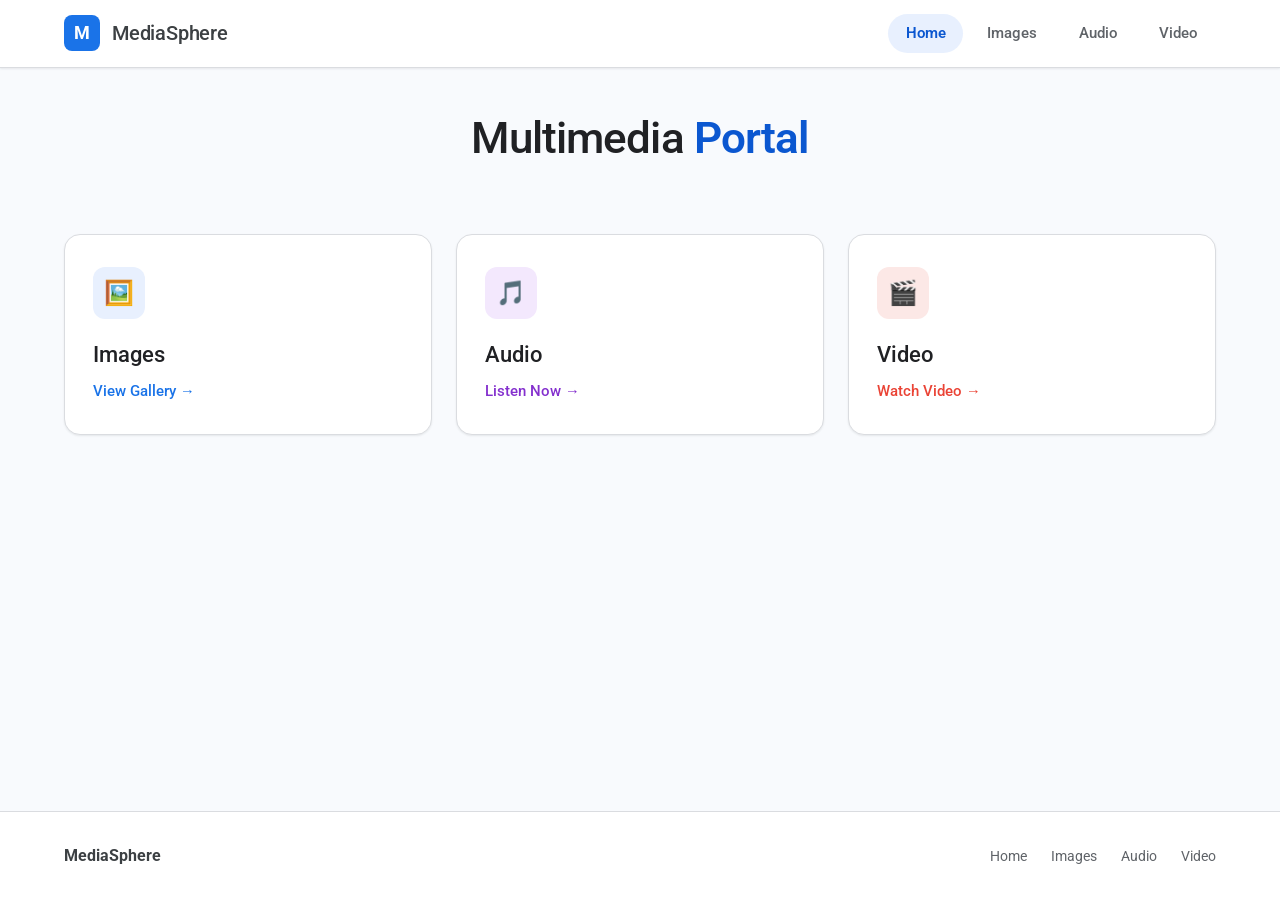
<file: index.html>
<!DOCTYPE html>
<html lang="en">
<head>
  <meta charset="UTF-8">
  <meta name="viewport" content="width=device-width, initial-scale=1.0">
  <title>Multimedia Hub</title>
  <link rel="stylesheet" href="style.css">
</head>
<body>

  <!-- Navigation Header -->
  <header class="site-header">
    <div class="container">
      <a href="index.html" class="brand-logo">
        <div class="brand-icon">M</div>
        <span>MediaSphere</span>
      </a>

      <button class="mobile-toggle" aria-label="Toggle menu">☰</button>

      <ul class="nav-links">
        <li><a href="index.html" class="nav-link active">Home</a></li>
        <li><a href="images.html" class="nav-link">Images</a></li>
        <li><a href="audio.html" class="nav-link">Audio</a></li>
        <li><a href="video.html" class="nav-link">Video</a></li>
      </ul>
    </div>
  </header>

  <!-- Main Content -->
  <main>
    <div class="container">
      <section class="page-hero">
        <h1 class="page-title">Multimedia <span class="gradient-text">Portal</span></h1>
      </section>

      <!-- Three Media Gateways -->
      <section class="feature-showcase-grid">
        <a href="images.html" class="portal-card card-images">
          <div class="portal-icon">🖼️</div>
          <h3>Images</h3>
          <div class="portal-cta">View Gallery &rarr;</div>
        </a>

        <a href="audio.html" class="portal-card card-audio">
          <div class="portal-icon">🎵</div>
          <h3>Audio</h3>
          <div class="portal-cta">Listen Now &rarr;</div>
        </a>

        <a href="video.html" class="portal-card card-video">
          <div class="portal-icon">🎬</div>
          <h3>Video</h3>
          <div class="portal-cta">Watch Video &rarr;</div>
        </a>
      </section>
    </div>
  </main>

  <!-- Footer -->
  <footer class="site-footer">
    <div class="container footer-content">
      <div class="footer-brand">
        <strong>MediaSphere</strong>
      </div>
      <ul class="footer-nav">
        <li><a href="index.html">Home</a></li>
        <li><a href="images.html">Images</a></li>
        <li><a href="audio.html">Audio</a></li>
        <li><a href="video.html">Video</a></li>
      </ul>
    </div>
  </footer>

  <script src="script.js"></script>
 </body>
</html>
</file>
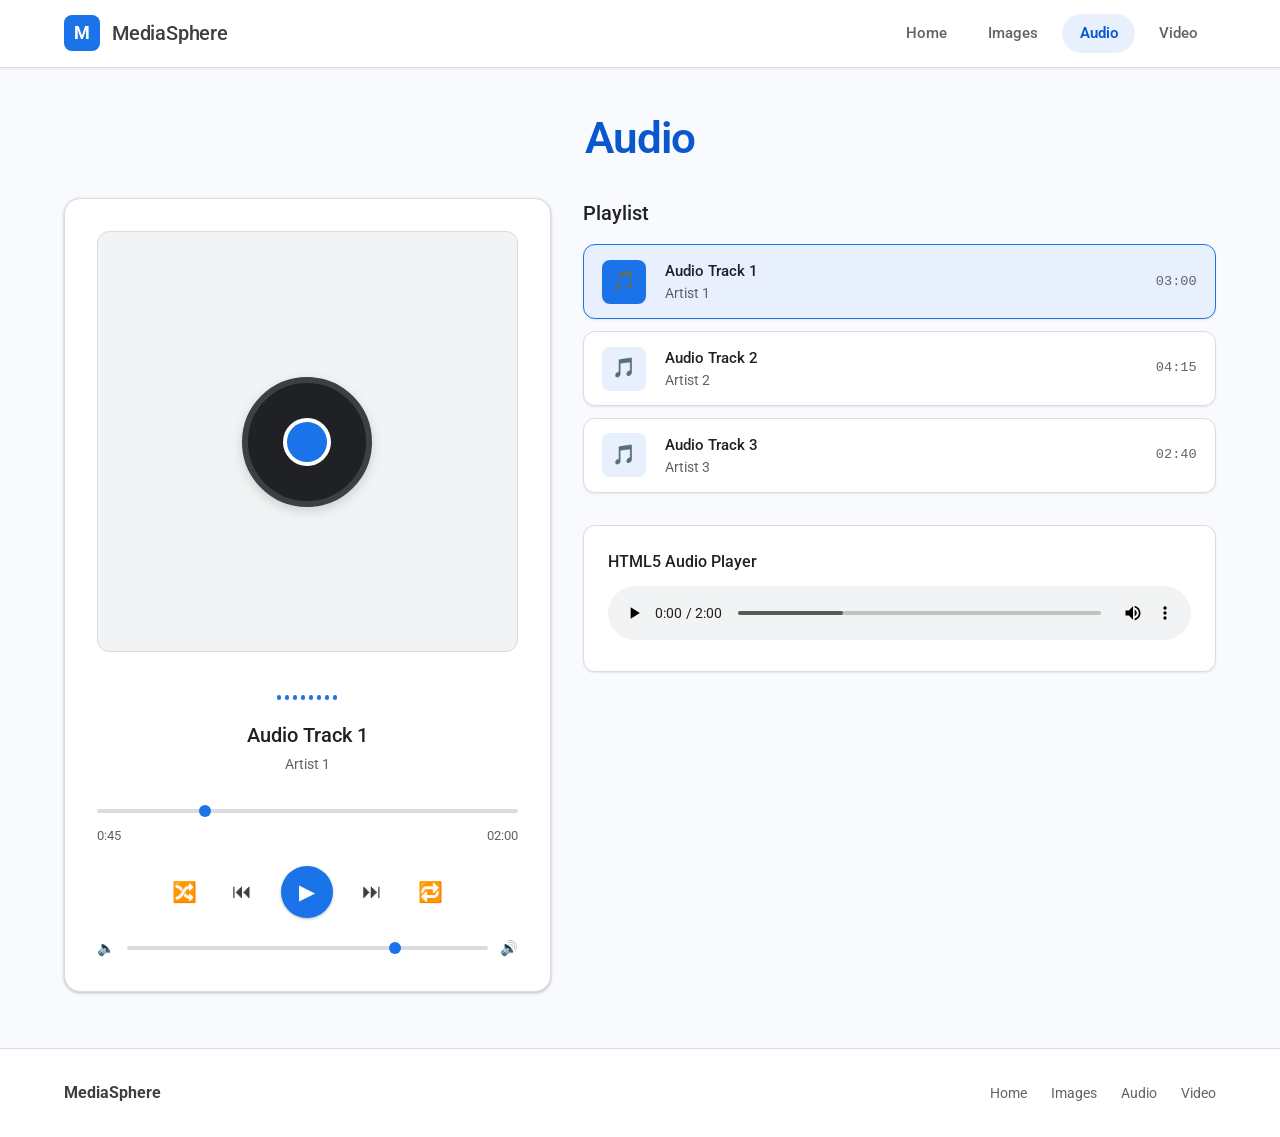
<file: audio.html>
<!DOCTYPE html>
<html lang="en">
<head>
  <meta charset="UTF-8">
  <meta name="viewport" content="width=device-width, initial-scale=1.0">
  <title>Audio</title>
  <link rel="stylesheet" href="style.css">
</head>
<body>

  <!-- Navigation Header -->
  <header class="site-header">
    <div class="container">
      <a href="index.html" class="brand-logo">
        <div class="brand-icon">M</div>
        <span>MediaSphere</span>
      </a>

      <button class="mobile-toggle" aria-label="Toggle menu">☰</button>

      <ul class="nav-links">
        <li><a href="index.html" class="nav-link">Home</a></li>
        <li><a href="images.html" class="nav-link">Images</a></li>
        <li><a href="audio.html" class="nav-link active">Audio</a></li>
        <li><a href="video.html" class="nav-link">Video</a></li>
      </ul>
    </div>
  </header>

  <!-- Main Content -->
  <main>
    <div class="container">
      <section class="page-hero">
        <h1 class="page-title"><span class="gradient-text">Audio</span></h1>
      </section>

      <!-- 2-Column Audio Layout -->
      <section class="audio-stage-grid">

        <!-- Column 1: Audio Player -->
        <div class="featured-player-card">
          <div class="player-artwork-box">
            <div class="disk-graphic">
              <div class="disk-center"></div>
            </div>
          </div>

          <!-- Equalizer Simulation -->
          <div class="equalizer-bars">
            <div class="eq-bar"></div>
            <div class="eq-bar"></div>
            <div class="eq-bar"></div>
            <div class="eq-bar"></div>
            <div class="eq-bar"></div>
            <div class="eq-bar"></div>
            <div class="eq-bar"></div>
            <div class="eq-bar"></div>
          </div>

          <!-- Track Info -->
          <div class="track-info-header">
            <h3 class="featured-track-title">Audio Track 1</h3>
            <p class="featured-track-artist">Artist 1</p>
          </div>

          <!-- Timeline -->
          <div class="progress-container">
            <input type="range" class="timeline-slider" min="0" max="100" value="25" aria-label="Audio scrubber">
            <div class="time-row">
              <span class="current-time">0:45</span>
              <span class="total-time">03:00</span>
            </div>
          </div>

          <!-- Controls -->
          <div class="player-controls-row">
            <button class="ctrl-btn" type="button">🔀</button>
            <button class="ctrl-btn" type="button">⏮</button>
            <button class="ctrl-btn play-pause-btn" id="mainAudioPlayPause" type="button">▶</button>
            <button class="ctrl-btn" type="button">⏭</button>
            <button class="ctrl-btn" type="button">🔁</button>
          </div>

          <!-- Volume -->
          <div class="volume-row">
            <span>🔈</span>
            <input type="range" class="volume-slider" min="0" max="100" value="75" aria-label="Volume">
            <span>🔊</span>
          </div>
        </div>

        <!-- Column 2: Playlist & Native Audio -->
        <div class="playlist-column">
          <div class="playlist-header">
            <h3>Playlist</h3>
          </div>

          <div class="playlist-list">
            <div class="track-card active-track">
              <div class="track-card-thumb">🎵</div>
              <div class="track-card-meta">
                <div class="track-card-title">Audio Track 1</div>
                <div class="track-card-artist">Artist 1</div>
              </div>
              <span class="track-duration" style="font-family: monospace; font-size: 0.85rem; color: var(--text-muted);">03:00</span>
            </div>

            <div class="track-card">
              <div class="track-card-thumb">🎵</div>
              <div class="track-card-meta">
                <div class="track-card-title">Audio Track 2</div>
                <div class="track-card-artist">Artist 2</div>
              </div>
              <span class="track-duration" style="font-family: monospace; font-size: 0.85rem; color: var(--text-muted);">04:15</span>
            </div>

            <div class="track-card">
              <div class="track-card-thumb">🎵</div>
              <div class="track-card-meta">
                <div class="track-card-title">Audio Track 3</div>
                <div class="track-card-artist">Artist 3</div>
              </div>
              <span class="track-duration" style="font-family: monospace; font-size: 0.85rem; color: var(--text-muted);">02:40</span>
            </div>
          </div>

          <!-- Native Audio Tag -->
          <div class="native-audio-wrapper">
            <h4>HTML5 Audio Player</h4>
            <audio controls preload="metadata">
              <source src="#" type="audio/mpeg">
              Your browser does not support the audio element.
            </audio>
          </div>
        </div>

      </section>
    </div>
  </main>

  <!-- Footer -->
  <footer class="site-footer">
    <div class="container footer-content">
      <div class="footer-brand">
        <strong>MediaSphere</strong>
      </div>
      <ul class="footer-nav">
        <li><a href="index.html">Home</a></li>
        <li><a href="images.html">Images</a></li>
        <li><a href="audio.html">Audio</a></li>
        <li><a href="video.html">Video</a></li>
      </ul>
    </div>
  </footer>

  <script src="script.js"></script>
</body>
</html>
</file>
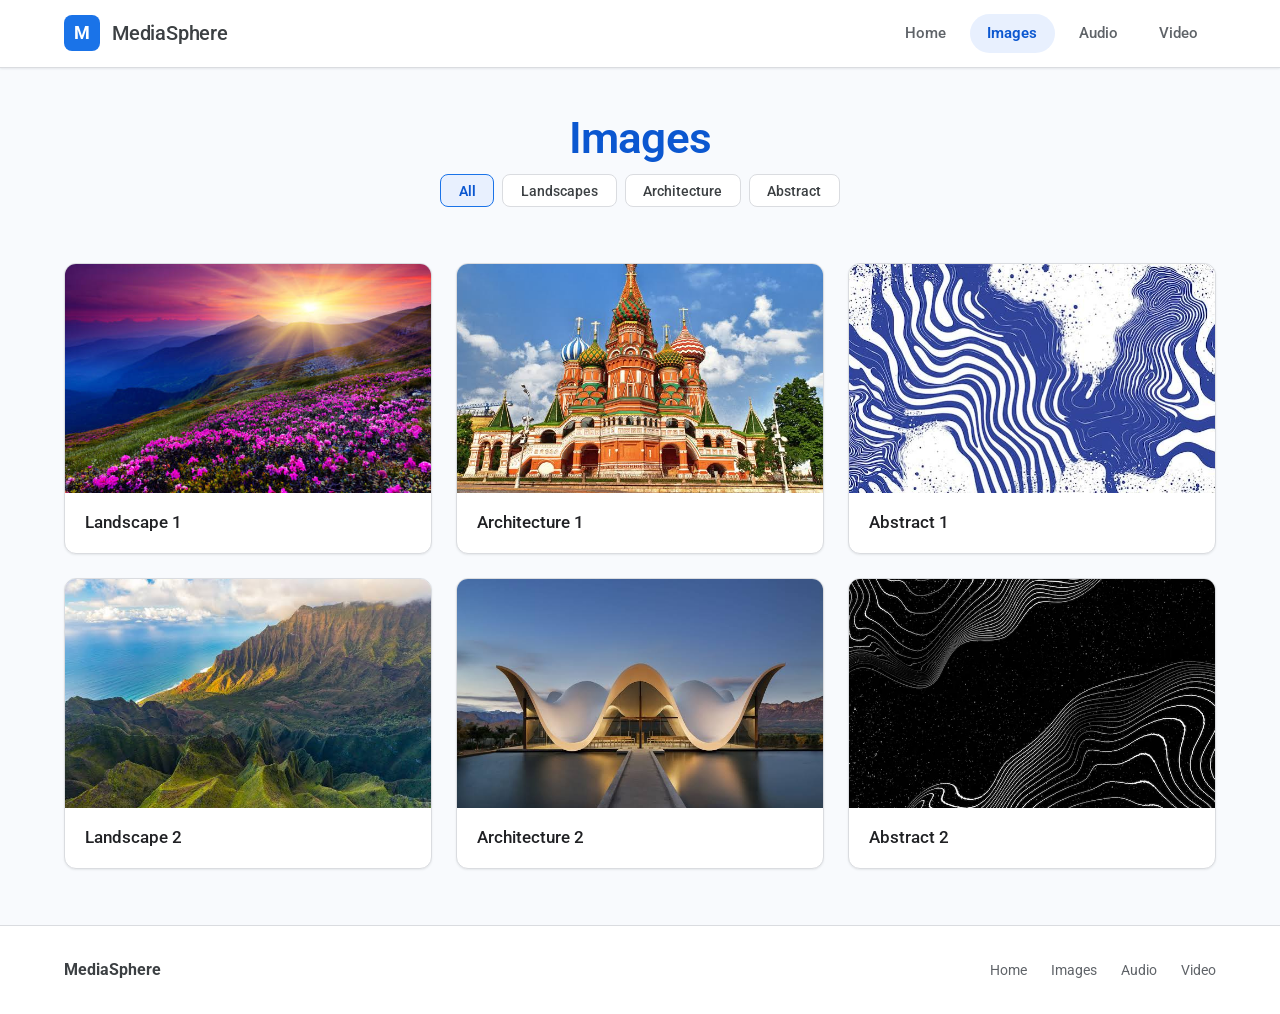
<file: images.html>
<!DOCTYPE html>
<html lang="en">
<head>
  <meta charset="UTF-8">
  <meta name="viewport" content="width=device-width, initial-scale=1.0">
  <title>Images</title>
  <link rel="stylesheet" href="style.css">
</head>
<body>

  <!-- Navigation Header -->
  <header class="site-header">
    <div class="container">
      <a href="index.html" class="brand-logo">
        <div class="brand-icon">M</div>
        <span>MediaSphere</span>
      </a>

      <button class="mobile-toggle" aria-label="Toggle menu">☰</button>

      <ul class="nav-links">
        <li><a href="index.html" class="nav-link">Home</a></li>
        <li><a href="images.html" class="nav-link active">Images</a></li>
        <li><a href="audio.html" class="nav-link">Audio</a></li>
        <li><a href="video.html" class="nav-link">Video</a></li>
      </ul>
    </div>
  </header>

  <!-- Main Content -->
  <main>
    <div class="container">
      <section class="page-hero">
        <h1 class="page-title"><span class="gradient-text">Images</span></h1>
        
        <div class="gallery-filters">
          <button class="filter-btn active" data-filter="all">All</button>
          <button class="filter-btn" data-filter="landscape">Landscapes</button>
          <button class="filter-btn" data-filter="architecture">Architecture</button>
          <button class="filter-btn" data-filter="abstract">Abstract</button>
        </div>
      </section>

      <!-- Image Gallery Grid -->
      <section class="gallery-grid">

        <!-- Image 1 -->
        <article class="gallery-card" data-category="landscape">
          <div class="gallery-media-wrapper">
            <div class="image-placeholder-box">
              <svg class="icon-placeholder" viewBox="0 0 24 24" stroke-linecap="round" stroke-linejoin="round">
                <rect x="3" y="3" width="18" height="18" rx="2" ry="2"/>
                <circle cx="8.5" cy="8.5" r="1.5"/>
                <polyline points="21 15 16 10 5 21"/>
              </svg>
              <span>Image Placeholder</span>
            </div>
            <div class="gallery-overlay">
              <button class="overlay-btn open-lightbox-btn" type="button">View</button>
            </div>
          </div>
          <div class="gallery-card-content">
            <h3 class="card-title">Landscape 1</h3>
          </div>
        </article>

        <!-- Image 2 -->
        <article class="gallery-card" data-category="architecture">
          <div class="gallery-media-wrapper">
            <div class="image-placeholder-box">
              <svg class="icon-placeholder" viewBox="0 0 24 24" stroke-linecap="round" stroke-linejoin="round">
                <rect x="3" y="3" width="18" height="18" rx="2" ry="2"/>
                <circle cx="8.5" cy="8.5" r="1.5"/>
                <polyline points="21 15 16 10 5 21"/>
              </svg>
              <span>Image Placeholder</span>
            </div>
            <div class="gallery-overlay">
              <button class="overlay-btn open-lightbox-btn" type="button">View</button>
            </div>
          </div>
          <div class="gallery-card-content">
            <h3 class="card-title">Architecture 1</h3>
          </div>
        </article>

        <!-- Image 3 -->
        <article class="gallery-card" data-category="abstract">
          <div class="gallery-media-wrapper">
            <div class="image-placeholder-box">
              <svg class="icon-placeholder" viewBox="0 0 24 24" stroke-linecap="round" stroke-linejoin="round">
                <rect x="3" y="3" width="18" height="18" rx="2" ry="2"/>
                <circle cx="8.5" cy="8.5" r="1.5"/>
                <polyline points="21 15 16 10 5 21"/>
              </svg>
              <span>Image Placeholder</span>
            </div>
            <div class="gallery-overlay">
              <button class="overlay-btn open-lightbox-btn" type="button">View</button>
            </div>
          </div>
          <div class="gallery-card-content">
            <h3 class="card-title">Abstract 1</h3>
          </div>
        </article>

        <!-- Image 4 -->
        <article class="gallery-card" data-category="landscape">
          <div class="gallery-media-wrapper">
            <div class="image-placeholder-box">
              <svg class="icon-placeholder" viewBox="0 0 24 24" stroke-linecap="round" stroke-linejoin="round">
                <rect x="3" y="3" width="18" height="18" rx="2" ry="2"/>
                <circle cx="8.5" cy="8.5" r="1.5"/>
                <polyline points="21 15 16 10 5 21"/>
              </svg>
              <span>Image Placeholder</span>
            </div>
            <div class="gallery-overlay">
              <button class="overlay-btn open-lightbox-btn" type="button">View</button>
            </div>
          </div>
          <div class="gallery-card-content">
            <h3 class="card-title">Landscape 2</h3>
          </div>
        </article>

        <!-- Image 5 -->
        <article class="gallery-card" data-category="architecture">
          <div class="gallery-media-wrapper">
            <div class="image-placeholder-box">
              <svg class="icon-placeholder" viewBox="0 0 24 24" stroke-linecap="round" stroke-linejoin="round">
                <rect x="3" y="3" width="18" height="18" rx="2" ry="2"/>
                <circle cx="8.5" cy="8.5" r="1.5"/>
                <polyline points="21 15 16 10 5 21"/>
              </svg>
              <span>Image Placeholder</span>
            </div>
            <div class="gallery-overlay">
              <button class="overlay-btn open-lightbox-btn" type="button">View</button>
            </div>
          </div>
          <div class="gallery-card-content">
            <h3 class="card-title">Architecture 2</h3>
          </div>
        </article>

        <!-- Image 6 -->
        <article class="gallery-card" data-category="abstract">
          <div class="gallery-media-wrapper">
            <div class="image-placeholder-box">
              <svg class="icon-placeholder" viewBox="0 0 24 24" stroke-linecap="round" stroke-linejoin="round">
                <rect x="3" y="3" width="18" height="18" rx="2" ry="2"/>
                <circle cx="8.5" cy="8.5" r="1.5"/>
                <polyline points="21 15 16 10 5 21"/>
              </svg>
              <span>Image Placeholder</span>
            </div>
            <div class="gallery-overlay">
              <button class="overlay-btn open-lightbox-btn" type="button">View</button>
            </div>
          </div>
          <div class="gallery-card-content">
            <h3 class="card-title">Abstract 2</h3>
          </div>
        </article>

      </section>
    </div>
  </main>

  <!-- Lightbox Modal -->
  <div class="lightbox-modal" id="imageLightbox">
    <div class="lightbox-content">
      <button class="lightbox-close">&times;</button>
      <div class="lightbox-preview-area">
        <svg class="icon-placeholder" style="width: 64px; height: 64px;" viewBox="0 0 24 24" stroke-linecap="round" stroke-linejoin="round">
          <rect x="3" y="3" width="18" height="18" rx="2" ry="2"/>
          <circle cx="8.5" cy="8.5" r="1.5"/>
          <polyline points="21 15 16 10 5 21"/>
        </svg>
        <span style="margin-top: 0.5rem; color: var(--text-muted);">Preview Placeholder</span>
      </div>
      <div class="lightbox-body">
        <h3 id="lightboxTitle">Image</h3>
      </div>
    </div>
  </div>

  <!-- Footer -->
  <footer class="site-footer">
    <div class="container footer-content">
      <div class="footer-brand">
        <strong>MediaSphere</strong>
      </div>
      <ul class="footer-nav">
        <li><a href="index.html">Home</a></li>
        <li><a href="images.html">Images</a></li>
        <li><a href="audio.html">Audio</a></li>
        <li><a href="video.html">Video</a></li>
      </ul>
    </div>
  </footer>

  <script src="script.js"></script>
</body>
</html>
</file>
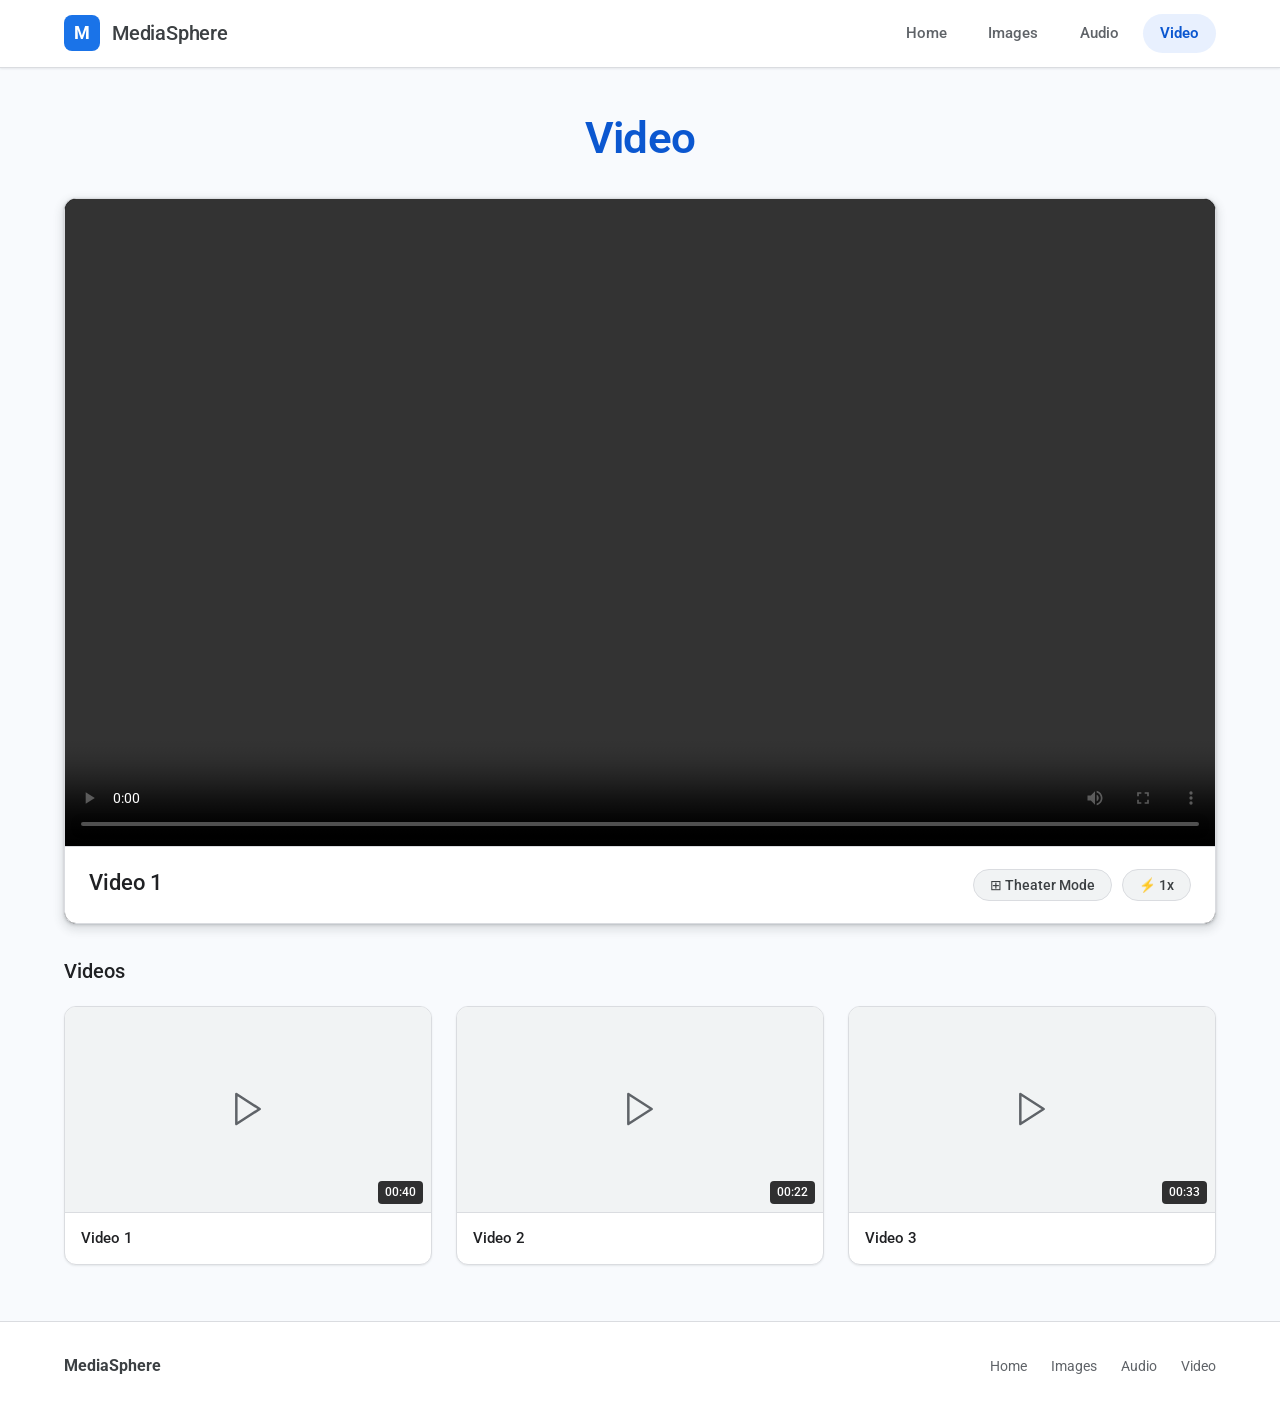
<file: video.html>
<!DOCTYPE html>
<html lang="en">
<head>
  <meta charset="UTF-8">
  <meta name="viewport" content="width=device-width, initial-scale=1.0">
  <title>Video</title>
  <link rel="stylesheet" href="style.css">
  <style>
    .theater-main-stage.theater-wide {
      grid-column: 1 / -1;
      border-color: #ea4335;
    }
  </style>
</head>
<body>

  <!-- Navigation Header -->
  <header class="site-header">
    <div class="container">
      <a href="index.html" class="brand-logo">
        <div class="brand-icon">M</div>
        <span>MediaSphere</span>
      </a>

      <button class="mobile-toggle" aria-label="Toggle menu">☰</button>

      <ul class="nav-links">
        <li><a href="index.html" class="nav-link">Home</a></li>
        <li><a href="images.html" class="nav-link">Images</a></li>
        <li><a href="audio.html" class="nav-link">Audio</a></li>
        <li><a href="video.html" class="nav-link active">Video</a></li>
      </ul>
    </div>
  </header>

  <!-- Main Content -->
  <main>
    <div class="container">
      <section class="page-hero">
        <h1 class="page-title"><span class="gradient-text">Video</span></h1>
      </section>

      <!-- Video Stage Section -->
      <section class="theater-container">
        <div class="theater-main-stage">
          
          <!-- 16:9 Video Canvas -->
          <div class="video-container">
            <div class="video-element-placeholder">
              <button class="video-play-huge-btn" type="button" aria-label="Play">▶</button>
              <h3 style="font-family: var(--font-heading); color: #fff;">Video Player Placeholder</h3>
            </div>
          </div>

          <!-- Video Control Bar -->
          <div class="video-meta-bar">
            <div class="video-headline">
              <h2 id="mainVideoTitle">Video 1</h2>
            </div>

            <div class="video-actions">
              <button class="btn-pill" id="btnTheaterMode" type="button">⊞ Theater Mode</button>
              <button class="btn-pill" id="btnPlaybackSpeed" type="button">⚡ 1x</button>
            </div>
          </div>
        </div>

        <!-- Video Queue Grid -->
        <div>
          <h3 class="video-section-title">Videos</h3>

          <div class="video-grid">
            <article class="video-card">
              <div class="video-thumb-box">
                <svg class="icon-placeholder" style="width: 40px; height: 40px;" viewBox="0 0 24 24" stroke-linecap="round" stroke-linejoin="round">
                  <polygon points="5 3 19 12 5 21 5 3"/>
                </svg>
                <span class="video-duration-badge">00:40</span>
              </div>
              <div class="video-card-body">
                <h4 class="video-card-title">Video 1</h4>
              </div>
            </article>

            <article class="video-card">
              <div class="video-thumb-box">
                <svg class="icon-placeholder" style="width: 40px; height: 40px;" viewBox="0 0 24 24" stroke-linecap="round" stroke-linejoin="round">
                  <polygon points="5 3 19 12 5 21 5 3"/>
                </svg>
                <span class="video-duration-badge">00:22</span>
              </div>
              <div class="video-card-body">
                <h4 class="video-card-title">Video 2</h4>
              </div>
            </article>

            <article class="video-card">
              <div class="video-thumb-box">
                <svg class="icon-placeholder" style="width: 40px; height: 40px;" viewBox="0 0 24 24" stroke-linecap="round" stroke-linejoin="round">
                  <polygon points="5 3 19 12 5 21 5 3"/>
                </svg>
                <span class="video-duration-badge">00:33</span>
              </div>
              <div class="video-card-body">
                <h4 class="video-card-title">Video 3</h4>
              </div>
            </article>
          </div>
        </div>

      </section>
    </div>
  </main>

  <!-- Footer -->
  <footer class="site-footer">
    <div class="container footer-content">
      <div class="footer-brand">
        <strong>MediaSphere</strong>
      </div>
      <ul class="footer-nav">
        <li><a href="index.html">Home</a></li>
        <li><a href="images.html">Images</a></li>
        <li><a href="audio.html">Audio</a></li>
        <li><a href="video.html">Video</a></li>
      </ul>
    </div>
  </footer>

  <script src="script.js"></script>
</body>
</html>
</file>
<file: style.css>
/* ==========================================================================
   Multimedia Web Experience - Google Material Inspired Design System
   Clean, human-crafted, accessible, and intuitive UI
   ========================================================================== */

@import url('https://fonts.googleapis.com/css2?family=Roboto:wght@300;400;500;700&family=Google+Sans:wght@400;500;700&display=swap');

:root {
  /* Google Material Palette */
  --google-blue: #1a73e8;
  --google-blue-hover: #1557b0;
  --google-blue-container: #e8f0fe;
  --google-blue-dark: #0b57d0;
  --google-red: #ea4335;
  --google-red-container: #fce8e6;
  --google-yellow: #fbbc04;
  --google-green: #34a853;
  --google-green-container: #e6f4ea;
  --google-purple: #9334e8;
  --google-purple-container: #f3e8fd;

  /* Surfaces & Backgrounds */
  --bg-primary: #f8fafd;
  --bg-surface: #ffffff;
  --bg-secondary: #ffffff;
  --bg-card: #ffffff;
  --bg-card-hover: #f1f5fb;
  --bg-subtle: #f1f3f4;
  --bg-glass: #f8f9fa;
  --bg-glass-strong: #e8eaed;

  /* Borders & Dividers */
  --border-subtle: #dadce0;
  --border-hover: #bdc1c6;
  --border-focus: #1a73e8;

  /* Text Colors */
  --text-main: #202124;
  --text-secondary: #3c4043;
  --text-muted: #5f6368;
  --text-dim: #80868b;
  --text-inverse: #ffffff;

  /* Brand Accents */
  --accent-primary: #1a73e8;
  --accent-secondary: #0b57d0;
  --accent-gradient: #1a73e8;
  --color-image: #1a73e8;
  --color-audio: #8430ce;
  --color-video: #ea4335;

  /* Typography */
  --font-heading: 'Google Sans', 'Roboto', -apple-system, BlinkMacSystemFont, 'Segoe UI', Arial, sans-serif;
  --font-body: 'Roboto', -apple-system, BlinkMacSystemFont, 'Segoe UI', Arial, sans-serif;

  /* Spacing & Layout */
  --container-max: 1200px;
  --header-height: 68px;
  --radius-xs: 4px;
  --radius-sm: 8px;
  --radius-md: 12px;
  --radius-lg: 16px;
  --radius-xl: 24px;
  --radius-full: 9999px;

  /* Elevation Shadows (Material Design standard) */
  --shadow-xs: 0 1px 2px 0 rgba(60, 64, 67, 0.1);
  --shadow-sm: 0 1px 2px 0 rgba(60, 64, 67, 0.2), 0 1px 3px 1px rgba(60, 64, 67, 0.1);
  --shadow-md: 0 1px 3px 0 rgba(60, 64, 67, 0.25), 0 4px 8px 3px rgba(60, 64, 67, 0.12);
  --shadow-lg: 0 2px 6px 2px rgba(60, 64, 67, 0.15), 0 8px 24px 4px rgba(60, 64, 67, 0.1);
  --shadow-glow: none;
  --shadow-neon-cyan: none;

  /* Transitions */
  --transition-fast: 0.18s cubic-bezier(0.4, 0, 0.2, 1);
  --transition-normal: 0.25s cubic-bezier(0.4, 0, 0.2, 1);
}

/* Base & Reset */
*, *::before, *::after {
  box-sizing: border-box;
  margin: 0;
  padding: 0;
  -webkit-tap-highlight-color: transparent;
}

html {
  scroll-behavior: smooth;
  font-size: 16px;
  -webkit-font-smoothing: antialiased;
}

body {
  font-family: var(--font-body);
  background-color: var(--bg-primary);
  color: var(--text-main);
  line-height: 1.5;
  min-height: 100vh;
  display: flex;
  flex-direction: column;
  overflow-x: hidden;
  padding-bottom: env(safe-area-inset-bottom, 0);
}

button, a, input {
  touch-action: manipulation;
}

/* Container */
.container {
  width: 100%;
  max-width: var(--container-max);
  margin: 0 auto;
  padding: 0 1.5rem;
}

/* Header & Google App-style Navigation */
.site-header {
  position: sticky;
  top: 0;
  z-index: 1000;
  height: var(--header-height);
  background: var(--bg-surface);
  border-bottom: 1px solid var(--border-subtle);
  box-shadow: var(--shadow-xs);
  display: flex;
  align-items: center;
}

.site-header .container {
  display: flex;
  align-items: center;
  justify-content: space-between;
}

.brand-logo {
  display: flex;
  align-items: center;
  gap: 0.75rem;
  text-decoration: none;
  color: var(--text-main);
  font-family: var(--font-heading);
  font-weight: 500;
  font-size: 1.25rem;
  letter-spacing: -0.01em;
}

.brand-icon {
  width: 36px;
  height: 36px;
  border-radius: var(--radius-sm);
  background: var(--google-blue);
  display: flex;
  align-items: center;
  justify-content: center;
  color: #fff;
  font-size: 1.1rem;
  font-weight: bold;
}

.brand-logo span {
  color: var(--text-secondary);
}

.brand-logo:hover span {
  color: var(--text-main);
}

/* Navigation Links (Google Material pill tabs) */
.nav-links {
  display: flex;
  align-items: center;
  list-style: none;
  gap: 0.4rem;
}

.nav-link {
  display: inline-flex;
  align-items: center;
  gap: 0.5rem;
  padding: 0.5rem 1.1rem;
  border-radius: var(--radius-full);
  text-decoration: none;
  color: var(--text-muted);
  font-weight: 500;
  font-size: 0.92rem;
  font-family: var(--font-heading);
  transition: all var(--transition-fast);
}

.nav-link:hover {
  color: var(--text-main);
  background: var(--bg-subtle);
}

.nav-link.active {
  color: var(--google-blue-dark);
  background: var(--google-blue-container);
  font-weight: 600;
}

/* Mobile Hamburger Menu */
.mobile-toggle {
  display: none;
  background: transparent;
  border: 1px solid var(--border-subtle);
  border-radius: var(--radius-sm);
  color: var(--text-secondary);
  padding: 0.4rem 0.65rem;
  cursor: pointer;
  font-size: 1.2rem;
  transition: var(--transition-fast);
}

.mobile-toggle:hover {
  background: var(--bg-subtle);
  color: var(--text-main);
}

/* Page Hero Section */
.page-hero {
  padding: 2.75rem 0 1.5rem;
  text-align: center;
}

.hero-tag {
  display: inline-flex;
  align-items: center;
  gap: 0.4rem;
  padding: 0.3rem 0.85rem;
  border-radius: var(--radius-full);
  background: var(--google-blue-container);
  border: 1px solid #d2e3fc;
  color: var(--google-blue-dark);
  font-size: 0.8rem;
  font-weight: 600;
  text-transform: uppercase;
  letter-spacing: 0.05em;
  margin-bottom: 0.85rem;
}

.page-title {
  font-family: var(--font-heading);
  font-size: clamp(2rem, 4vw, 2.75rem);
  font-weight: 500;
  letter-spacing: -0.02em;
  line-height: 1.2;
  margin-bottom: 0.6rem;
  color: var(--text-main);
}

/* Natural Google Text (no tacky gradients) */
.gradient-text {
  color: var(--google-blue-dark);
  font-weight: 600;
}

.page-subtitle {
  color: var(--text-muted);
  font-size: 1rem;
  max-width: 620px;
  margin: 0 auto;
}

/* Main Content Area */
main {
  flex: 1;
  padding-bottom: 3.5rem;
}

/* ==========================================================================
   Home Landing Page Grid & Cards (Google Workspace Style)
   ========================================================================== */
.feature-showcase-grid {
  display: grid;
  grid-template-columns: repeat(3, 1fr);
  gap: 1.5rem;
  margin: 2.25rem 0;
}

.portal-card {
  background: var(--bg-surface);
  border: 1px solid var(--border-subtle);
  border-radius: var(--radius-lg);
  padding: 2rem 1.75rem;
  text-decoration: none;
  color: inherit;
  transition: all var(--transition-fast);
  display: flex;
  flex-direction: column;
  position: relative;
  box-shadow: var(--shadow-xs);
}

.portal-card:hover {
  transform: translateY(-2px);
  box-shadow: var(--shadow-md);
  border-color: var(--border-hover);
}

.portal-card.card-images:hover { border-color: var(--google-blue); }
.portal-card.card-audio:hover { border-color: var(--color-audio); }
.portal-card.card-video:hover { border-color: var(--google-red); }

.portal-icon {
  width: 52px;
  height: 52px;
  border-radius: var(--radius-md);
  display: flex;
  align-items: center;
  justify-content: center;
  font-size: 1.5rem;
  margin-bottom: 1.25rem;
}

.portal-card.card-images .portal-icon {
  background: var(--google-blue-container);
  color: var(--google-blue-dark);
}

.portal-card.card-audio .portal-icon {
  background: var(--google-purple-container);
  color: var(--color-audio);
}

.portal-card.card-video .portal-icon {
  background: var(--google-red-container);
  color: var(--google-red);
}

.portal-card h3 {
  font-family: var(--font-heading);
  font-size: 1.35rem;
  font-weight: 500;
  margin-bottom: 0.5rem;
  color: var(--text-main);
}

.portal-card p {
  color: var(--text-muted);
  font-size: 0.92rem;
  line-height: 1.5;
  margin-bottom: 1.5rem;
  flex: 1;
}

.portal-cta {
  display: inline-flex;
  align-items: center;
  gap: 0.4rem;
  font-weight: 500;
  font-size: 0.92rem;
  font-family: var(--font-heading);
  transition: gap var(--transition-fast);
}

.portal-card.card-images .portal-cta { color: var(--google-blue); }
.portal-card.card-audio .portal-cta { color: var(--color-audio); }
.portal-card.card-video .portal-cta { color: var(--google-red); }

.portal-card:hover .portal-cta {
  gap: 0.7rem;
}

/* Tech Spec Matrix (Home Page) */
.spec-box {
  background: var(--bg-surface);
  border: 1px solid var(--border-subtle);
  border-radius: var(--radius-lg);
  padding: 2rem;
  margin: 2.5rem 0;
  box-shadow: var(--shadow-xs);
}

.spec-grid {
  display: grid;
  grid-template-columns: repeat(auto-fit, minmax(220px, 1fr));
  gap: 1.5rem;
  margin-top: 1.25rem;
}

.spec-item {
  display: flex;
  flex-direction: column;
  gap: 0.35rem;
}

.spec-item .badge {
  align-self: flex-start;
  padding: 0.2rem 0.6rem;
  border-radius: var(--radius-full);
  font-size: 0.75rem;
  font-weight: 600;
  text-transform: uppercase;
}

.spec-item .badge.img { background: var(--google-blue-container); color: var(--google-blue-dark); }
.spec-item .badge.aud { background: var(--google-purple-container); color: var(--color-audio); }
.spec-item .badge.vid { background: var(--google-red-container); color: var(--google-red); }
.spec-item .badge.res { background: var(--bg-subtle); color: var(--text-secondary); }

.spec-item h5 {
  font-family: var(--font-heading);
  font-size: 1rem;
  font-weight: 500;
  color: var(--text-main);
}

.spec-item p {
  color: var(--text-muted);
  font-size: 0.85rem;
}

/* ==========================================================================
   Page 1: Images Showcase (Google Photos Style)
   ========================================================================== */
.gallery-filters {
  display: flex;
  justify-content: center;
  gap: 0.5rem;
  margin-bottom: 2rem;
  flex-wrap: wrap;
}

/* Google Material 3 Filter Chips */
.filter-btn {
  background: var(--bg-surface);
  border: 1px solid var(--border-subtle);
  color: var(--text-secondary);
  padding: 0.45rem 1.1rem;
  border-radius: var(--radius-sm);
  cursor: pointer;
  font-size: 0.88rem;
  font-weight: 500;
  font-family: var(--font-heading);
  transition: all var(--transition-fast);
}

.filter-btn:hover {
  background: var(--bg-subtle);
  color: var(--text-main);
  border-color: var(--border-hover);
}

.filter-btn.active {
  background: var(--google-blue-container);
  color: var(--google-blue-dark);
  font-weight: 600;
  border-color: var(--google-blue);
}

.gallery-grid {
  display: grid;
  grid-template-columns: repeat(auto-fill, minmax(320px, 1fr));
  gap: 1.5rem;
}

.gallery-card {
  background: var(--bg-surface);
  border: 1px solid var(--border-subtle);
  border-radius: var(--radius-md);
  overflow: hidden;
  transition: all var(--transition-fast);
  display: flex;
  flex-direction: column;
  position: relative;
  box-shadow: var(--shadow-xs);
}

.gallery-card:hover {
  transform: translateY(-2px);
  border-color: var(--border-hover);
  box-shadow: var(--shadow-md);
}

.gallery-media-wrapper {
  position: relative;
  overflow: hidden;
  width: 100%;
  background: var(--bg-subtle);
}

.gallery-media-wrapper img,
.gallery-media-wrapper .image-placeholder-box {
  width: 100%;
  aspect-ratio: 16 / 10;
  object-fit: cover;
  display: flex;
  flex-direction: column;
  align-items: center;
  justify-content: center;
  background: #f1f3f4;
  color: var(--text-muted);
  transition: transform var(--transition-normal);
}

.gallery-card:hover .gallery-media-wrapper img {
  transform: scale(1.02);
}

.gallery-overlay {
  position: absolute;
  inset: 0;
  background: rgba(32, 33, 36, 0.4);
  display: flex;
  align-items: center;
  justify-content: center;
  opacity: 0;
  transition: opacity var(--transition-fast);
}

.gallery-card:hover .gallery-overlay {
  opacity: 1;
}

.overlay-btn {
  background: var(--bg-surface);
  color: var(--text-main);
  border: none;
  border-radius: var(--radius-full);
  padding: 0.5rem 1.25rem;
  font-weight: 500;
  font-size: 0.88rem;
  font-family: var(--font-heading);
  cursor: pointer;
  display: inline-flex;
  align-items: center;
  gap: 0.4rem;
  box-shadow: var(--shadow-md);
  transition: background var(--transition-fast);
}

.overlay-btn:hover {
  background: #f8f9fa;
  color: var(--google-blue);
}

.gallery-card-content {
  padding: 1.1rem 1.25rem;
  display: flex;
  flex-direction: column;
  flex: 1;
}

.card-title {
  font-family: var(--font-heading);
  font-size: 1.05rem;
  font-weight: 500;
  color: var(--text-main);
}

/* Lightbox Modal */
.lightbox-modal {
  position: fixed;
  inset: 0;
  z-index: 2000;
  background: rgba(32, 33, 36, 0.65);
  display: flex;
  align-items: center;
  justify-content: center;
  padding: 2rem;
  opacity: 0;
  pointer-events: none;
  transition: opacity var(--transition-fast);
}

.lightbox-modal.active {
  opacity: 1;
  pointer-events: auto;
}

.lightbox-content {
  max-width: 860px;
  width: 100%;
  background: var(--bg-surface);
  border: 1px solid var(--border-subtle);
  border-radius: var(--radius-lg);
  overflow: hidden;
  box-shadow: var(--shadow-lg);
  display: flex;
  flex-direction: column;
  position: relative;
  animation: modalScale 0.2s cubic-bezier(0.16, 1, 0.3, 1);
}

@keyframes modalScale {
  from { transform: scale(0.96); opacity: 0; }
  to { transform: scale(1); opacity: 1; }
}

.lightbox-close {
  position: absolute;
  top: 1rem;
  right: 1rem;
  background: rgba(255, 255, 255, 0.9);
  border: 1px solid var(--border-subtle);
  color: var(--text-main);
  width: 36px;
  height: 36px;
  border-radius: 50%;
  font-size: 1.3rem;
  cursor: pointer;
  display: flex;
  align-items: center;
  justify-content: center;
  z-index: 10;
  box-shadow: var(--shadow-xs);
  transition: background var(--transition-fast);
}

.lightbox-close:hover {
  background: var(--bg-subtle);
}

.lightbox-body {
  padding: 1.25rem 1.5rem;
  background: var(--bg-surface);
  border-top: 1px solid var(--border-subtle);
}

.lightbox-body h3 {
  font-family: var(--font-heading);
  font-size: 1.2rem;
  font-weight: 500;
  color: var(--text-main);
}

.lightbox-preview-area {
  background: #f1f3f4;
  min-height: 320px;
  display: flex;
  flex-direction: column;
  align-items: center;
  justify-content: center;
  padding: 1.5rem;
  overflow: hidden;
}

.lightbox-img {
  max-width: 100%;
  max-height: 480px;
  object-fit: contain;
  border-radius: var(--radius-sm);
}

/* ==========================================================================
   Page 2: Audio Player & Studio (Google Podcasts / Material Player)
   ========================================================================== */
.audio-stage-grid {
  display: grid;
  grid-template-columns: 1fr 1.3fr;
  gap: 2rem;
  align-items: start;
}

.featured-player-card {
  background: var(--bg-surface);
  border: 1px solid var(--border-subtle);
  border-radius: var(--radius-lg);
  padding: 2rem;
  box-shadow: var(--shadow-sm);
  position: sticky;
  top: calc(var(--header-height) + 1.5rem);
}

.player-artwork-box {
  width: 100%;
  aspect-ratio: 1 / 1;
  background: #f1f3f4;
  border: 1px solid var(--border-subtle);
  border-radius: var(--radius-md);
  display: flex;
  flex-direction: column;
  align-items: center;
  justify-content: center;
  position: relative;
  overflow: hidden;
  margin-bottom: 1.25rem;
}

.player-artwork-box .disk-graphic {
  width: 130px;
  height: 130px;
  border-radius: 50%;
  background: #202124;
  border: 6px solid #3c4043;
  box-shadow: 0 4px 12px rgba(0, 0, 0, 0.15);
  position: relative;
  display: flex;
  align-items: center;
  justify-content: center;
}

.player-artwork-box .disk-center {
  width: 40px;
  height: 40px;
  border-radius: 50%;
  background: var(--google-blue);
  box-shadow: 0 0 0 4px #fff;
}

.player-artwork-box.playing .disk-graphic {
  animation: spinRecord 6s linear infinite;
}

@keyframes spinRecord {
  from { transform: rotate(0deg); }
  to { transform: rotate(360deg); }
}

/* Equalizer Bars */
.equalizer-bars {
  display: flex;
  align-items: flex-end;
  gap: 4px;
  height: 28px;
  margin: 0.75rem 0 1.25rem;
  justify-content: center;
}

.eq-bar {
  width: 4px;
  background: var(--google-blue);
  border-radius: var(--radius-full);
  height: 20%;
  transition: height 0.15s ease;
}

.featured-player-card.is-playing .eq-bar:nth-child(1) { animation: soundWave 0.8s ease-in-out infinite alternate; }
.featured-player-card.is-playing .eq-bar:nth-child(2) { animation: soundWave 1.1s ease-in-out infinite alternate 0.1s; }
.featured-player-card.is-playing .eq-bar:nth-child(3) { animation: soundWave 0.7s ease-in-out infinite alternate 0.2s; }
.featured-player-card.is-playing .eq-bar:nth-child(4) { animation: soundWave 1.3s ease-in-out infinite alternate 0.15s; }
.featured-player-card.is-playing .eq-bar:nth-child(5) { animation: soundWave 0.9s ease-in-out infinite alternate 0.25s; }
.featured-player-card.is-playing .eq-bar:nth-child(6) { animation: soundWave 1.0s ease-in-out infinite alternate 0.05s; }
.featured-player-card.is-playing .eq-bar:nth-child(7) { animation: soundWave 1.2s ease-in-out infinite alternate 0.3s; }
.featured-player-card.is-playing .eq-bar:nth-child(8) { animation: soundWave 0.75s ease-in-out infinite alternate 0.18s; }

@keyframes soundWave {
  0% { height: 15%; }
  50% { height: 90%; }
  100% { height: 35%; }
}

.track-info-header {
  text-align: center;
  margin-bottom: 1.25rem;
}

.track-info-header h3 {
  font-family: var(--font-heading);
  font-size: 1.25rem;
  font-weight: 500;
  margin-bottom: 0.25rem;
  color: var(--text-main);
}

.track-info-header p {
  color: var(--text-muted);
  font-size: 0.9rem;
}

/* Audio Sliders & Controls */
.progress-container {
  margin-bottom: 1.25rem;
}

.timeline-slider {
  width: 100%;
  height: 4px;
  -webkit-appearance: none;
  background: #dadce0;
  border-radius: var(--radius-full);
  outline: none;
  cursor: pointer;
}

.timeline-slider::-webkit-slider-thumb {
  -webkit-appearance: none;
  width: 12px;
  height: 12px;
  border-radius: 50%;
  background: var(--google-blue);
  cursor: pointer;
  transition: transform 0.1s ease;
}

.timeline-slider::-webkit-slider-thumb:hover {
  transform: scale(1.3);
}

.time-row {
  display: flex;
  justify-content: space-between;
  font-size: 0.8rem;
  color: var(--text-muted);
  margin-top: 0.4rem;
  font-family: var(--font-body);
}

.player-controls-row {
  display: flex;
  align-items: center;
  justify-content: center;
  gap: 1.25rem;
  margin-bottom: 1.25rem;
}

.ctrl-btn {
  background: transparent;
  border: none;
  color: var(--text-secondary);
  font-size: 1.25rem;
  cursor: pointer;
  width: 38px;
  height: 38px;
  border-radius: 50%;
  display: flex;
  align-items: center;
  justify-content: center;
  transition: background var(--transition-fast);
}

.ctrl-btn:hover {
  background: var(--bg-subtle);
  color: var(--text-main);
}

.play-pause-btn {
  width: 52px;
  height: 52px;
  border-radius: 50%;
  background: var(--google-blue);
  color: #fff;
  font-size: 1.3rem;
  box-shadow: var(--shadow-sm);
  transition: all var(--transition-fast);
}

.play-pause-btn:hover {
  background: var(--google-blue-hover);
  color: #fff;
  box-shadow: var(--shadow-md);
  transform: scale(1.04);
}

.volume-row {
  display: flex;
  align-items: center;
  gap: 0.75rem;
  color: var(--text-muted);
  font-size: 0.9rem;
}

.volume-slider {
  flex: 1;
  height: 4px;
  -webkit-appearance: none;
  background: #dadce0;
  border-radius: var(--radius-full);
  outline: none;
  cursor: pointer;
}

.volume-slider::-webkit-slider-thumb {
  -webkit-appearance: none;
  width: 12px;
  height: 12px;
  border-radius: 50%;
  background: var(--google-blue);
}

/* Playlist Column */
.playlist-header {
  display: flex;
  align-items: center;
  justify-content: space-between;
  margin-bottom: 1rem;
}

.playlist-header h3 {
  font-family: var(--font-heading);
  font-size: 1.25rem;
  font-weight: 500;
  color: var(--text-main);
}

.playlist-list {
  display: flex;
  flex-direction: column;
  gap: 0.75rem;
}

.track-card {
  background: var(--bg-surface);
  border: 1px solid var(--border-subtle);
  border-radius: var(--radius-md);
  padding: 0.9rem 1.15rem;
  display: flex;
  align-items: center;
  gap: 1.15rem;
  cursor: pointer;
  transition: all var(--transition-fast);
  box-shadow: var(--shadow-xs);
}

.track-card:hover {
  background: var(--bg-card-hover);
  border-color: var(--border-hover);
}

.track-card.active-track {
  background: var(--google-blue-container);
  border-color: var(--google-blue);
}

.track-card-thumb {
  width: 44px;
  height: 44px;
  border-radius: var(--radius-sm);
  background: #e8f0fe;
  display: flex;
  align-items: center;
  justify-content: center;
  color: var(--google-blue);
  flex-shrink: 0;
  font-size: 1.2rem;
}

.track-card.active-track .track-card-thumb {
  background: var(--google-blue);
  color: #fff;
}

.track-card-meta {
  flex: 1;
  min-width: 0;
}

.track-card-title {
  font-family: var(--font-heading);
  font-weight: 500;
  font-size: 0.95rem;
  color: var(--text-main);
  white-space: nowrap;
  overflow: hidden;
  text-overflow: ellipsis;
}

.track-card-artist {
  color: var(--text-muted);
  font-size: 0.85rem;
}

.native-audio-wrapper {
  margin-top: 2rem;
  background: var(--bg-surface);
  border: 1px solid var(--border-subtle);
  border-radius: var(--radius-md);
  padding: 1.5rem;
  box-shadow: var(--shadow-xs);
}

.native-audio-wrapper h4 {
  font-family: var(--font-heading);
  font-size: 1rem;
  font-weight: 500;
  margin-bottom: 0.75rem;
  color: var(--text-main);
}

.native-audio-wrapper audio {
  width: 100%;
}

/* ==========================================================================
   Page 3: Video Cinema (YouTube / Google Drive Video Style)
   ========================================================================== */
.theater-container {
  display: flex;
  flex-direction: column;
  gap: 2rem;
}

.theater-main-stage {
  background: #000;
  border: 1px solid var(--border-subtle);
  border-radius: var(--radius-md);
  overflow: hidden;
  position: relative;
  box-shadow: var(--shadow-md);
}

.video-container {
  position: relative;
  width: 100%;
  aspect-ratio: 16 / 9;
  background: #0f0f0f;
  display: flex;
  align-items: center;
  justify-content: center;
}

.video-element-placeholder {
  width: 100%;
  height: 100%;
  display: flex;
  flex-direction: column;
  align-items: center;
  justify-content: center;
  background: #181818;
  color: #aaa;
  text-align: center;
  padding: 2rem;
}

.video-play-huge-btn {
  width: 68px;
  height: 68px;
  border-radius: 50%;
  background: var(--google-red);
  color: #fff;
  border: none;
  font-size: 1.75rem;
  cursor: pointer;
  display: flex;
  align-items: center;
  justify-content: center;
  box-shadow: 0 4px 12px rgba(234, 67, 53, 0.4);
  transition: transform var(--transition-fast), background var(--transition-fast);
  margin-bottom: 1rem;
}

.video-play-huge-btn:hover {
  transform: scale(1.08);
  background: #d93025;
}

.video-meta-bar {
  padding: 1.25rem 1.5rem;
  background: var(--bg-surface);
  border-top: 1px solid var(--border-subtle);
  display: flex;
  flex-wrap: wrap;
  justify-content: space-between;
  align-items: center;
  gap: 1rem;
}

.video-headline h2 {
  font-family: var(--font-heading);
  font-size: 1.35rem;
  font-weight: 500;
  color: var(--text-main);
  margin-bottom: 0.2rem;
}

.video-actions {
  display: flex;
  gap: 0.6rem;
  align-items: center;
  flex-wrap: wrap;
}

.btn-pill {
  display: inline-flex;
  align-items: center;
  gap: 0.4rem;
  background: var(--bg-subtle);
  border: 1px solid var(--border-subtle);
  color: var(--text-secondary);
  padding: 0.45rem 1rem;
  border-radius: var(--radius-full);
  font-size: 0.85rem;
  font-weight: 500;
  font-family: var(--font-heading);
  cursor: pointer;
  transition: all var(--transition-fast);
}

.btn-pill:hover {
  background: var(--bg-glass-strong);
  color: var(--text-main);
  border-color: var(--border-hover);
}

.btn-pill.primary {
  background: var(--google-blue);
  color: #fff;
  border-color: var(--google-blue);
}

.btn-pill.primary:hover {
  background: var(--google-blue-hover);
}

.video-section-title {
  font-family: var(--font-heading);
  font-size: 1.25rem;
  font-weight: 500;
  margin-bottom: 1.25rem;
  color: var(--text-main);
}

.video-grid {
  display: grid;
  grid-template-columns: repeat(auto-fill, minmax(280px, 1fr));
  gap: 1.5rem;
}

.video-card {
  background: var(--bg-surface);
  border: 1px solid var(--border-subtle);
  border-radius: var(--radius-md);
  overflow: hidden;
  cursor: pointer;
  transition: all var(--transition-fast);
  display: flex;
  flex-direction: column;
  box-shadow: var(--shadow-xs);
}

.video-card:hover {
  transform: translateY(-2px);
  border-color: var(--border-hover);
  box-shadow: var(--shadow-md);
}

.video-thumb-box {
  position: relative;
  width: 100%;
  aspect-ratio: 16 / 9;
  background: #f1f3f4;
  border-bottom: 1px solid var(--border-subtle);
  display: flex;
  flex-direction: column;
  align-items: center;
  justify-content: center;
  color: var(--text-muted);
}

.video-duration-badge {
  position: absolute;
  bottom: 8px;
  right: 8px;
  background: rgba(0, 0, 0, 0.8);
  font-size: 0.75rem;
  padding: 0.15rem 0.45rem;
  border-radius: 4px;
  color: #fff;
  font-weight: 500;
}

.video-card-body {
  padding: 0.9rem 1rem;
}

.video-card-title {
  font-family: var(--font-heading);
  font-weight: 500;
  font-size: 0.95rem;
  color: var(--text-main);
}

/* Common Media Placeholder & SVG Icons */
.icon-placeholder {
  width: 44px;
  height: 44px;
  stroke: var(--text-muted);
  fill: none;
  stroke-width: 1.5;
}

/* ==========================================================================
   Footer (Google Clean Style)
   ========================================================================== */
.site-footer {
  border-top: 1px solid var(--border-subtle);
  background: var(--bg-surface);
  padding: 2rem 0;
  margin-top: auto;
}

.footer-content {
  display: flex;
  flex-wrap: wrap;
  justify-content: space-between;
  align-items: center;
  gap: 1.25rem;
}

.footer-brand strong {
  font-family: var(--font-heading);
  font-size: 1rem;
  color: var(--text-secondary);
}

.footer-nav {
  display: flex;
  gap: 1.5rem;
  list-style: none;
}

.footer-nav a {
  color: var(--text-muted);
  text-decoration: none;
  font-size: 0.88rem;
  font-family: var(--font-heading);
  transition: color var(--transition-fast);
}

.footer-nav a:hover {
  color: var(--google-blue);
}

/* ==========================================================================
   Responsive Breakpoints & Mobile Phone Optimizations
   ========================================================================== */

/* Tablet & Smaller Desktops */
@media (max-width: 960px) {
  .feature-showcase-grid {
    grid-template-columns: 1fr;
    gap: 1.25rem;
  }
  .audio-stage-grid {
    grid-template-columns: 1fr;
  }
  .featured-player-card {
    position: static;
  }
}

/* Tablets & Mobile Devices */
@media (max-width: 768px) {
  .container {
    padding: 0 1.25rem;
  }

  .site-header {
    height: 62px;
  }

  .mobile-toggle {
    display: inline-flex;
    align-items: center;
    justify-content: center;
    min-width: 44px;
    min-height: 44px;
    font-size: 1.3rem;
    border: 1px solid var(--border-subtle);
    border-radius: var(--radius-sm);
    background: var(--bg-surface);
    color: var(--text-main);
    cursor: pointer;
    touch-action: manipulation;
    transition: background var(--transition-fast), border-color var(--transition-fast);
  }

  .mobile-toggle:active {
    background: var(--bg-subtle);
  }

  .nav-links {
    position: fixed;
    top: 62px;
    left: 0;
    right: 0;
    background: rgba(255, 255, 255, 0.98);
    backdrop-filter: blur(16px);
    -webkit-backdrop-filter: blur(16px);
    border-bottom: 1px solid var(--border-subtle);
    border-radius: 0 0 var(--radius-lg) var(--radius-lg);
    flex-direction: column;
    padding: 0.85rem 1.25rem 1.25rem;
    gap: 0.35rem;
    transform: translateY(-120%);
    opacity: 0;
    pointer-events: none;
    box-shadow: 0 16px 32px rgba(32, 33, 36, 0.12);
    transition: transform 0.28s cubic-bezier(0.16, 1, 0.3, 1), opacity 0.2s ease;
    z-index: 999;
  }

  .nav-links.open {
    transform: translateY(0);
    opacity: 1;
    pointer-events: auto;
  }

  .nav-link {
    width: 100%;
    min-height: 46px;
    padding: 0.75rem 1rem;
    font-size: 0.95rem;
    border-radius: var(--radius-sm);
  }

  .gallery-grid {
    grid-template-columns: 1fr;
  }

  .video-meta-bar {
    flex-direction: column;
    align-items: flex-start;
  }
}

/* Mobile Phones (Standard Portrait) */
@media (max-width: 640px) {
  .container {
    padding: 0 1rem;
  }

  /* Page Hero */
  .page-hero {
    padding: 1.5rem 0 1rem;
  }

  .page-title {
    font-size: clamp(1.75rem, 7.5vw, 2.25rem);
    line-height: 1.2;
    margin-bottom: 0.35rem;
  }

  .page-subtitle {
    font-size: 0.92rem;
    padding: 0 0.5rem;
  }

  /* Home Portal Cards */
  .feature-showcase-grid {
    gap: 0.85rem;
    margin: 1.25rem 0;
  }

  .portal-card {
    padding: 1.25rem 1.15rem;
    border-radius: var(--radius-md);
  }

  .portal-card:active {
    transform: scale(0.985);
    background: var(--bg-card-hover);
  }

  .portal-icon {
    width: 46px;
    height: 46px;
    font-size: 1.35rem;
    margin-bottom: 0.85rem;
  }

  .portal-card h3 {
    font-size: 1.2rem;
    margin-bottom: 0.25rem;
  }

  .portal-card p {
    font-size: 0.88rem;
    margin-bottom: 0.9rem;
  }

  .portal-cta {
    font-size: 0.88rem;
  }

  /* Spec Matrix */
  .spec-box {
    padding: 1.25rem 1rem;
    margin: 1.5rem 0;
  }

  .spec-grid {
    grid-template-columns: 1fr;
    gap: 1rem;
  }

  /* Gallery Filters & Chips */
  .gallery-filters {
    display: flex;
    flex-wrap: nowrap;
    overflow-x: auto;
    -webkit-overflow-scrolling: touch;
    scrollbar-width: none;
    justify-content: flex-start;
    padding: 0.25rem 0.25rem 0.75rem;
    margin-bottom: 1.25rem;
    gap: 0.5rem;
  }

  .gallery-filters::-webkit-scrollbar {
    display: none;
  }

  .filter-btn {
    flex-shrink: 0;
    white-space: nowrap;
    padding: 0.5rem 1.1rem;
    min-height: 40px;
    font-size: 0.88rem;
    border-radius: var(--radius-full);
  }

  .gallery-grid {
    grid-template-columns: 1fr;
    gap: 1rem;
  }

  .gallery-card {
    border-radius: var(--radius-md);
    cursor: pointer;
  }

  .gallery-card:active {
    transform: scale(0.99);
  }

  /* Seamless tap to open on mobile touch screens */
  .gallery-overlay {
    display: none;
  }

  .gallery-card-content {
    padding: 0.85rem 1rem;
  }

  .card-title {
    font-size: 0.98rem;
  }

  /* Responsive Lightbox Modal */
  .lightbox-modal {
    padding: 0.75rem;
  }

  .lightbox-content {
    border-radius: var(--radius-md);
    max-height: 90vh;
  }

  .lightbox-preview-area {
    min-height: 200px;
    max-height: 55vh;
    padding: 1rem;
  }

  .lightbox-close {
    top: 0.65rem;
    right: 0.65rem;
    width: 42px;
    height: 42px;
    font-size: 1.35rem;
  }

  .lightbox-body {
    padding: 1rem 1.15rem;
  }

  .lightbox-body h3 {
    font-size: 1.1rem;
  }

  /* Audio Player on Phones */
  .audio-stage-grid {
    gap: 1.25rem;
  }

  .featured-player-card {
    padding: 1.25rem 1rem;
    border-radius: var(--radius-md);
  }

  /* Compact artwork disc to keep player controls above the fold */
  .player-artwork-box {
    max-width: 170px;
    max-height: 170px;
    margin: 0 auto 1rem;
    border-radius: var(--radius-md);
  }

  .player-artwork-box .disk-graphic {
    width: 110px;
    height: 110px;
    border-width: 5px;
  }

  .player-artwork-box .disk-center {
    width: 34px;
    height: 34px;
  }

  .equalizer-bars {
    height: 22px;
    margin: 0.5rem 0 1rem;
  }

  .track-info-header {
    margin-bottom: 0.85rem;
  }

  .track-info-header h3 {
    font-size: 1.15rem;
  }

  .track-info-header p {
    font-size: 0.85rem;
  }

  .progress-container {
    margin-bottom: 1rem;
  }

  /* Generous slider tap zones */
  .timeline-slider,
  .volume-slider {
    height: 6px;
    padding: 8px 0;
  }

  .timeline-slider::-webkit-slider-thumb,
  .volume-slider::-webkit-slider-thumb {
    width: 18px;
    height: 18px;
    box-shadow: 0 1px 4px rgba(0, 0, 0, 0.25);
  }

  .player-controls-row {
    gap: clamp(0.4rem, 4.5vw, 1.25rem);
    margin-bottom: 1rem;
  }

  .ctrl-btn {
    width: 44px;
    height: 44px;
    font-size: 1.2rem;
  }

  .ctrl-btn:active {
    background: var(--bg-subtle);
  }

  .play-pause-btn {
    width: 54px;
    height: 54px;
    font-size: 1.35rem;
  }

  .play-pause-btn:active {
    transform: scale(0.96);
  }

  .volume-row {
    font-size: 0.85rem;
    gap: 0.5rem;
  }

  .playlist-list {
    gap: 0.6rem;
  }

  .track-card {
    padding: 0.75rem 0.85rem;
    gap: 0.75rem;
    border-radius: var(--radius-sm);
  }

  .track-card:active {
    transform: scale(0.99);
  }

  .track-card-thumb {
    width: 40px;
    height: 40px;
    font-size: 1.1rem;
  }

  .track-card-title {
    font-size: 0.92rem;
  }

  .track-card-artist {
    font-size: 0.8rem;
  }

  .native-audio-wrapper {
    margin-top: 1.25rem;
    padding: 1.15rem 1rem;
    border-radius: var(--radius-md);
  }

  /* Video Stage on Phones */
  .theater-main-stage {
    border-radius: var(--radius-md);
  }

  .video-play-huge-btn {
    width: 56px;
    height: 56px;
    font-size: 1.4rem;
  }

  .video-element-placeholder {
    padding: 1.25rem;
  }

  .video-element-placeholder h3 {
    font-size: 1.05rem;
  }

  .video-meta-bar {
    padding: 0.9rem 1rem;
    gap: 0.75rem;
    flex-direction: column;
    align-items: flex-start;
  }

  .video-headline h2 {
    font-size: 1.15rem;
  }

  .video-actions {
    width: 100%;
    display: flex;
    gap: 0.5rem;
  }

  .btn-pill {
    flex: 1;
    justify-content: center;
    padding: 0.55rem 0.75rem;
    min-height: 42px;
    font-size: 0.82rem;
  }

  .btn-pill:active {
    transform: scale(0.97);
  }

  .video-section-title {
    font-size: 1.15rem;
    margin-bottom: 0.85rem;
  }

  .video-grid {
    grid-template-columns: 1fr;
    gap: 1rem;
  }

  .video-card:active {
    transform: scale(0.99);
  }

  .video-card-body {
    padding: 0.75rem 0.85rem;
  }

  .video-card-title {
    font-size: 0.9rem;
  }

  /* Footer */
  .site-footer {
    padding: 1.5rem 0 max(1.5rem, env(safe-area-inset-bottom, 1.5rem));
  }

  .footer-content {
    flex-direction: column;
    align-items: center;
    text-align: center;
    gap: 1rem;
  }

  .footer-nav {
    justify-content: center;
    flex-wrap: wrap;
    gap: 0.75rem 1.25rem;
  }

  .footer-nav a {
    padding: 0.25rem 0.5rem;
  }
}

/* Compact Mobile Devices (e.g. iPhone SE, Galaxy Mini, <= 380px) */
@media (max-width: 380px) {
  .container {
    padding: 0 0.75rem;
  }

  .brand-logo {
    font-size: 1.1rem;
    gap: 0.5rem;
  }

  .brand-icon {
    width: 32px;
    height: 32px;
    font-size: 0.95rem;
  }

  .page-title {
    font-size: 1.6rem;
  }

  .player-controls-row {
    gap: 0.35rem;
  }

  .ctrl-btn {
    width: 38px;
    height: 38px;
    font-size: 1.05rem;
  }

  .play-pause-btn {
    width: 48px;
    height: 48px;
    font-size: 1.2rem;
  }

  .btn-pill {
    font-size: 0.76rem;
    padding: 0.45rem 0.5rem;
  }
}
</file>
